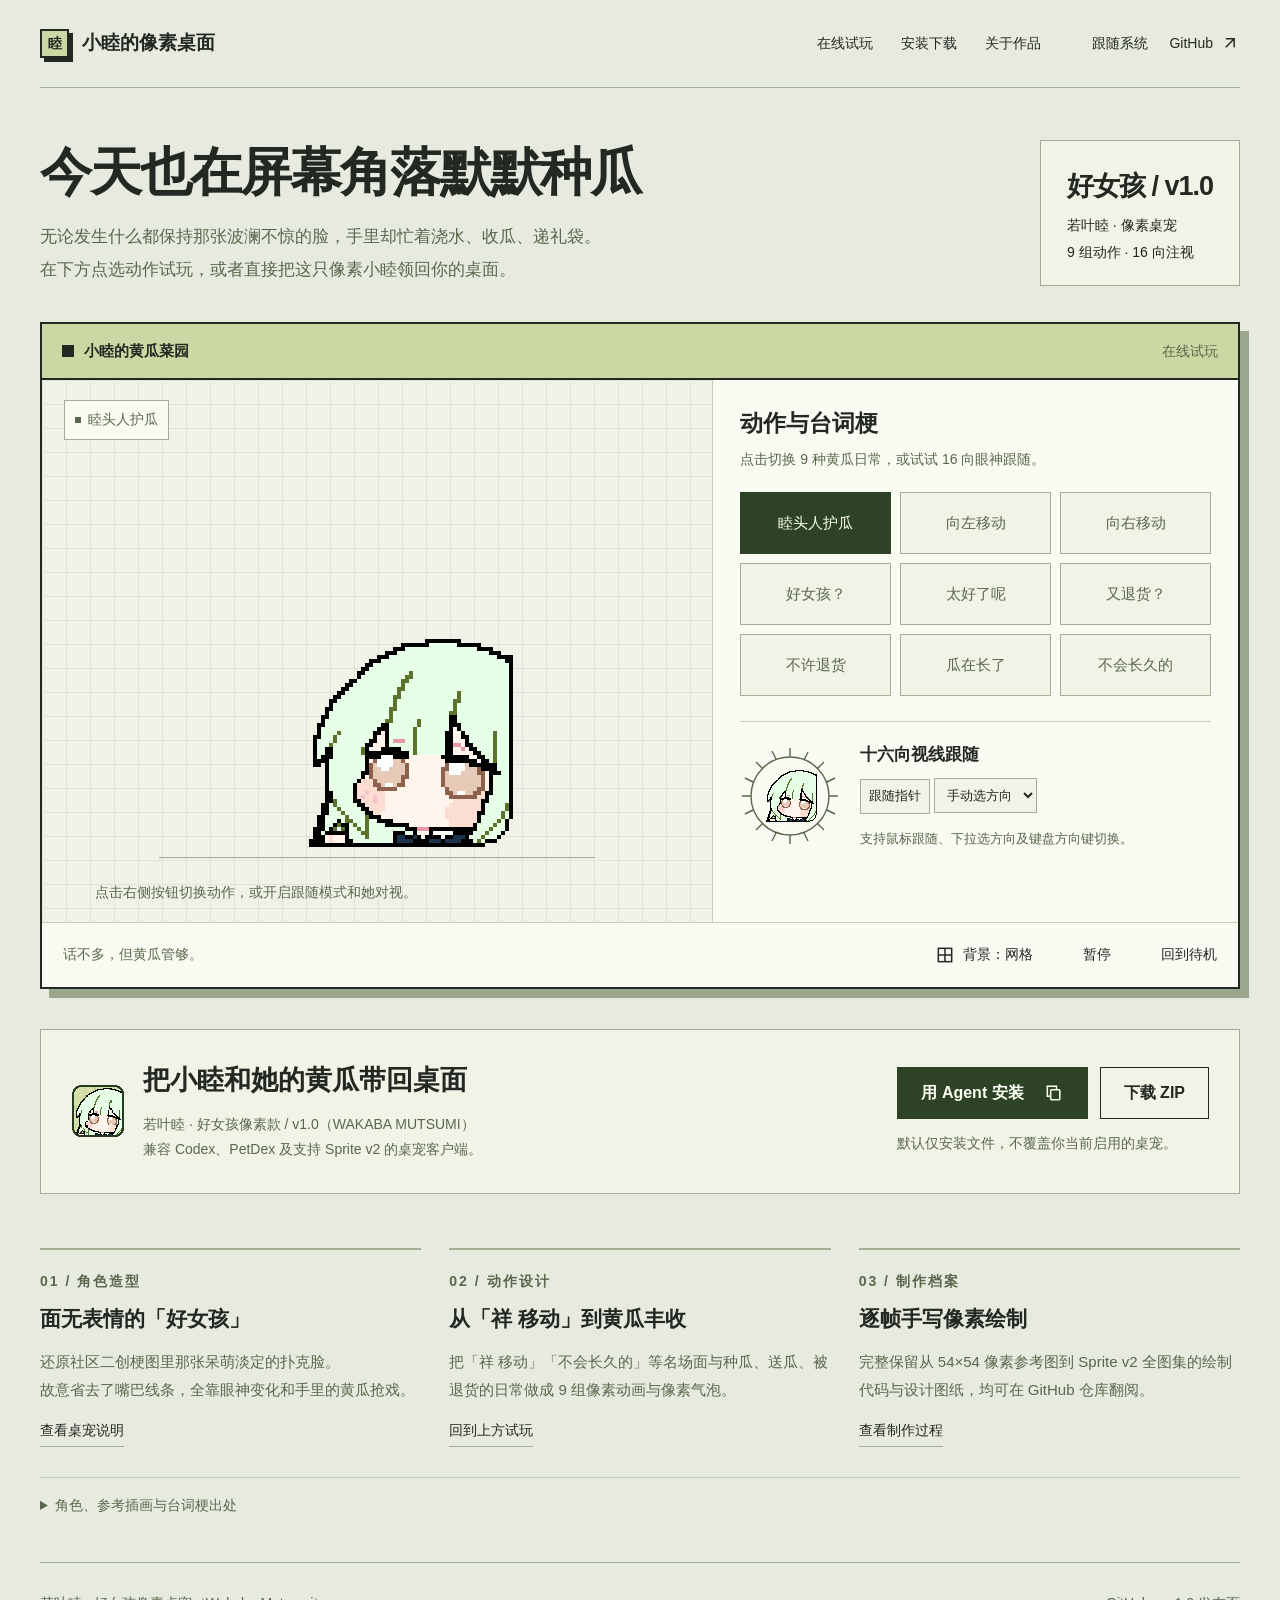
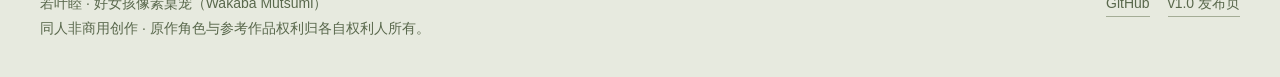
<file: site/index.html>
<!doctype html>
<html lang="zh-CN">
<head>
  <meta charset="utf-8">
  <meta name="viewport" content="width=device-width,initial-scale=1">
  <title>若叶睦 · 好女孩像素桌宠</title>
  <meta name="description" content="BanG Dream! Ave Mujica 若叶睦「好女孩」同人像素桌宠。包含 9 组黄瓜日常动作与 16 方向注视，支持在线试玩与下载。">
  <meta property="og:title" content="若叶睦 · 好女孩像素桌宠">
  <meta property="og:description" content="面无表情的种瓜能手。9 组日常动作、16 向注视，在线试玩与便携包下载。">
  <meta property="og:image" content="https://wakaba-mutsumi-pets.mibxranime.chatgpt.site/assets/cover.png">
  <meta property="og:url" content="https://wakaba-mutsumi-pets.mibxranime.chatgpt.site/">
  <link rel="icon" type="image/x-icon" sizes="16x16 32x32 48x48" href="favicon.ico?v=2">
  <link rel="icon" type="image/png" sizes="32x32" href="assets/icons/mutsumi-32.png?v=2">
  <link rel="apple-touch-icon" type="image/png" sizes="180x180" href="assets/icons/mutsumi-180.png?v=2">
  <link rel="stylesheet" href="styles.css">
  <script src="app.js" defer></script>
</head>
<body>
<svg class="icons" aria-hidden="true" xmlns="http://www.w3.org/2000/svg"><defs>
  <symbol id="i-external" viewBox="0 0 24 24"><path d="M7 17 17 7M7 7h10v10"/></symbol>
  <symbol id="i-copy" viewBox="0 0 24 24"><rect x="8" y="8" width="11" height="12" rx="1"/><path d="M15 8V4H4v12h4"/></symbol>
  <symbol id="i-grid" viewBox="0 0 24 24"><rect x="4" y="4" width="16" height="16"/><path d="M4 12h16M12 4v16"/></svg></symbol>
  <symbol id="i-pause" viewBox="0 0 24 24"><path d="M9 5v14M15 5v14"/></symbol>
  <symbol id="i-play" viewBox="0 0 24 24"><path d="m8 5 11 7-11 7Z"/></symbol>
  <symbol id="i-reset" viewBox="0 0 24 24"><path d="M5 12a7 7 0 1 0 2-5M4 3v5h5"/></symbol>
  <symbol id="i-pointer" viewBox="0 0 24 24"><path d="M5 3v15l4-4 4 7 3-2-4-7 6-1Z"/></symbol>
  <symbol id="i-theme" viewBox="0 0 24 24"><circle cx="12" cy="12" r="8"/><path d="M12 4a8 8 0 0 1 0 16Z" fill="currentColor"/></symbol>
  <symbol id="i-close" viewBox="0 0 24 24"><path d="m6 6 12 12M6 18 18 6"/></symbol>
</defs></svg>
<a class="skip" href="#play">跳到桌宠试玩</a>
<div class="wrap">
  <header class="masthead">
    <a class="brand" href="#"><span class="brandmark">睦</span>小睦的像素桌面</a>
    <nav aria-label="主要导航"><a href="#play">在线试玩</a><a href="#download">安装下载</a><a href="#about">关于作品</a></nav>
    <div class="header-tools"><button class="theme-button" id="theme" aria-label="主题：跟随系统，点击切换浅色"><svg><use href="#i-theme"/></svg><span>跟随系统</span></button><a class="github" href="https://github.com/MIBXR/wakaba-mutsumi-pets">GitHub<svg aria-hidden="true"><use href="#i-external"/></svg></a></div>
  </header>
  <main>
    <section class="hero" aria-labelledby="hero-title"><div><h1 id="hero-title">今天也在屏幕角落默默种瓜</h1><p>无论发生什么都保持那张波澜不惊的脸，手里却忙着浇水、收瓜、递礼袋。<br>在下方点选动作试玩，或者直接把这只像素小睦领回你的桌面。</p></div><div class="version"><strong>好女孩 / v1.0</strong><span>若叶睦 · 像素桌宠<br>9 组动作 · 16 向注视</span></div></section>
    <section class="petwindow" id="play" aria-labelledby="window-title">
      <header class="windowbar"><h2 id="window-title"><i class="square" aria-hidden="true"></i>小睦的黄瓜菜园</h2><span class="quiet">在线试玩</span></header>
      <div class="windowbody">
        <div class="stage" id="stage" data-backdrop="grid">
          <p class="stagebadge" id="action-status" aria-live="polite"><i class="dot" aria-hidden="true"></i><span>正在加载动画</span></p>
          <div class="pet-frame"><img id="poster" src="assets/idle.png" alt="若叶睦像素桌宠"><canvas id="pet" width="192" height="208" role="img" aria-label="小睦待机护瓜" tabindex="0" aria-describedby="stage-hint" hidden></canvas></div>
          <p class="coordinate" id="stage-hint"><svg aria-hidden="true"><use href="#i-pointer"/></svg><span>点击右侧按钮切换动作，或开启跟随模式和她对视。</span></p>
        </div>
        <fieldset class="panel" id="pet-controls" disabled><legend class="sr-only">桌宠动作与注视</legend>
          <h3>动作与台词梗</h3><p class="quiet">点击切换 9 种黄瓜日常，或试试 16 向眼神跟随。</p>
          <div class="actiongrid" role="group" aria-label="九种动作">
            <button data-state="idle" aria-pressed="true">睦头人护瓜</button><button data-state="running-left" aria-pressed="false">向左移动</button><button data-state="running-right" aria-pressed="false">向右移动</button>
            <button data-state="waving" aria-pressed="false">好女孩？</button><button data-state="jumping" aria-pressed="false">太好了呢</button><button data-state="failed" aria-pressed="false">又退货？</button>
            <button data-state="waiting" aria-pressed="false">不许退货</button><button data-state="running" aria-pressed="false">瓜在长了</button><button data-state="review" aria-pressed="false">不会长久的</button>
          </div>
          <div class="gaze"><div class="gaze-wheel" aria-hidden="true"><svg viewBox="0 0 100 100"><circle cx="50" cy="50" r="39"/><path d="M50 2v9m18-5-4 8M84 16l-7 7M95 32l-8 4M98 50h-9M95 68l-8-4M84 84l-7-7M68 95l-4-8M50 98v-9M32 95l4-8M16 84l7-7M5 68l8-4M2 50h9M5 32l8 4M16 16l7 7M32 5l4 8"/></svg><img src="assets/portrait.png" alt=""></div><div class="gaze-controls"><h4>十六向视线跟随</h4><button id="follow" class="small-button" aria-pressed="false">跟随指针</button><label class="sr-only" for="direction">手动选择注视方向</label><select id="direction"><option value="">手动选方向</option><option value="0">正上方</option><option value="1">右上偏上</option><option value="2">右上方</option><option value="3">右上偏右</option><option value="4">正右方</option><option value="5">右下偏右</option><option value="6">右下方</option><option value="7">右下偏下</option><option value="8">正下方</option><option value="9">左下偏下</option><option value="10">左下方</option><option value="11">左下偏左</option><option value="12">正左方</option><option value="13">左上偏左</option><option value="14">左上方</option><option value="15">左上偏上</option></select><p class="quiet">支持鼠标跟随、下拉选方向及键盘方向键切换。</p></div></div>
        </fieldset>
      </div>
      <footer class="windowfoot"><p id="motion-note">话不多，但黄瓜管够。</p><div class="toolbar"><button id="backdrop"><svg aria-hidden="true"><use href="#i-grid"/></svg><span>背景：网格</span></button><button id="pause" aria-pressed="false"><svg aria-hidden="true"><use href="#i-pause"/></svg><span>暂停</span></button><button id="reset" disabled><svg aria-hidden="true"><use href="#i-reset"/></svg>回到待机</button></div></footer>
    </section>
    <section class="download" id="download" aria-labelledby="download-title"><div class="download-title"><img src="assets/icons/mutsumi-180.png" alt="好女孩像素款小睦"><div><h2 id="download-title">把小睦和她的黄瓜带回桌面</h2><p>若叶睦 · 好女孩像素款 / v1.0（WAKABA MUTSUMI）<br>兼容 Codex、PetDex 及支持 Sprite v2 的桌宠客户端。</p></div></div><div><div class="buttons"><button class="btn dark" id="install-open">用 Agent 安装<svg aria-hidden="true"><use href="#i-copy"/></svg></button><a class="btn" id="download-zip" href="https://github.com/MIBXR/wakaba-mutsumi-pets/releases/download/v1.0/wakaba-mutsumi-good-girl-pixel-v1.0.zip">下载 ZIP</a></div><p class="quiet">默认仅安装文件，不覆盖你当前启用的桌宠。</p></div></section>
    <section class="notes" id="about" aria-label="关于作品"><article><span class="number">01 / 角色造型</span><h2>面无表情的「好女孩」</h2><p>还原社区二创梗图里那张呆萌淡定的扑克脸。<br>故意省去了嘴巴线条，全靠眼神变化和手里的黄瓜抢戏。</p><a href="https://github.com/MIBXR/wakaba-mutsumi-pets/blob/main/pets/wakaba-mutsumi-good-girl-pixel/README.md">查看桌宠说明</a></article><article><span class="number">02 / 动作设计</span><h2>从「祥 移动」到黄瓜丰收</h2><p>把「祥 移动」「不会长久的」等名场面与种瓜、送瓜、被退货的日常做成 9 组像素动画与像素气泡。</p><a href="#play">回到上方试玩</a></article><article><span class="number">03 / 制作档案</span><h2>逐帧手写像素绘制</h2><p>完整保留从 54×54 像素参考图到 Sprite v2 全图集的绘制代码与设计图纸，均可在 GitHub 仓库翻阅。</p><a href="https://github.com/MIBXR/wakaba-mutsumi-pets/blob/main/pets/wakaba-mutsumi-good-girl-pixel/creation/README.md">查看制作过程</a></article></section>
    <details class="sources"><summary>角色、参考插画与台词梗出处</summary><div><p>角色出自 <a href="https://anime.bang-dream.com/avemujica/character/mutsumi/">BanG Dream! Ave Mujica 官方角色页</a>（若叶睦 / Wakaba Mutsumi）。本作为同人像素创作，造型参考社区流传的「好女孩」二创梗图与 huolizi 发布的 <a href="https://pd.anqstar.com/drawings/drw_0a1c7d99d3e7cad76f807dff401fc335">54×54 像素画作</a>。</p><p>动作气泡中的「祥 移动」「不会长久的」「太好了呢」源自原作动画台词及衍生梗；「好女孩？」「又退货？」「不许退货」「瓜在长了」则围绕睦种黄瓜、送黄瓜的剧情二创而成。详见仓库内的<a href="https://github.com/MIBXR/wakaba-mutsumi-pets/blob/main/pets/wakaba-mutsumi-good-girl-pixel/creation/references/sources.json">来源记录</a>。</p><p>网页试玩直接加载 v1.0 正式 Sprite v2 图集，实际桌面端的动作切换频率与注视表现取决于所用的桌宠客户端。</p></div></details>
  </main>
  <footer class="footer"><div>若叶睦 · 好女孩像素桌宠（Wakaba Mutsumi）<br>同人非商用创作 · 原作角色与参考作品权利归各自权利人所有。</div><div class="footerlinks"><a href="https://github.com/MIBXR/wakaba-mutsumi-pets">GitHub</a><a href="https://github.com/MIBXR/wakaba-mutsumi-pets/releases/tag/v1.0">v1.0 发布页</a></div></footer>
</div>
<dialog id="install" aria-labelledby="install-title"><div class="dialog-head"><h2 id="install-title">复制指令交给 Agent 安装</h2><button class="icon-button" id="install-close" aria-label="关闭安装指令"><svg aria-hidden="true"><use href="#i-close"/></svg></button></div><div class="install-intro"><canvas id="install-pet" width="192" height="208" role="img" aria-label="小睦递出黄瓜礼袋"></canvas><div><h3>若叶睦 · 好女孩像素款</h3><p>将下方指令发给你的 Agent（如 Codex），<br>它会自动下载校验 v1.0 压缩包并部署到对应的桌宠目录。</p><label class="check"><input type="checkbox" id="activate">安装完成后立即切换为小睦</label></div></div><label for="install-prompt" class="prompt-label">安装指令</label><textarea id="install-prompt" rows="7" readonly spellcheck="false"></textarea><div class="dialog-actions"><p id="copy-status" role="status">默认仅安装文件，保留当前已启用的桌宠。</p><button class="btn dark" id="copy" disabled>复制指令<svg aria-hidden="true"><use href="#i-copy"/></svg></button></div></dialog>
<noscript><p class="noscript">动作试玩需要启用 JavaScript。你仍可通过上方下载链接取得桌宠便携包。</p></noscript>
</body>
</html>
</file>
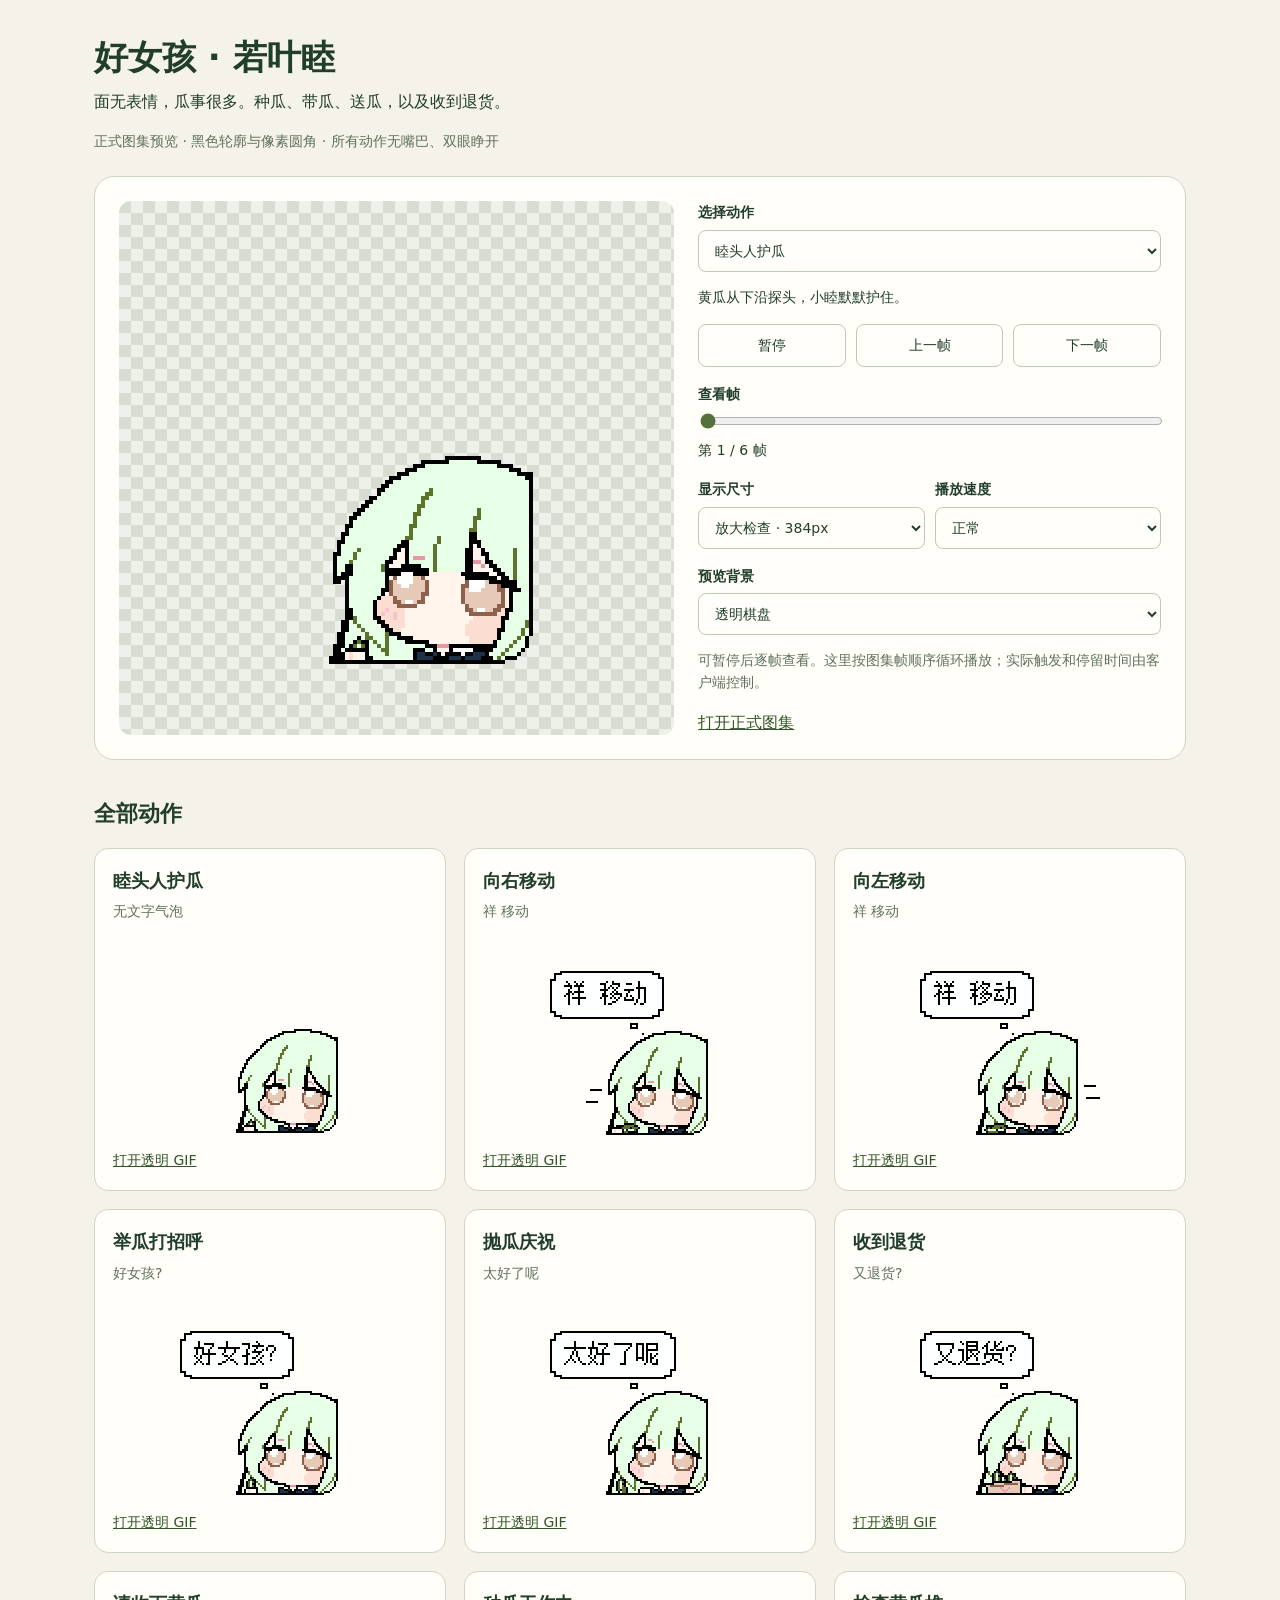
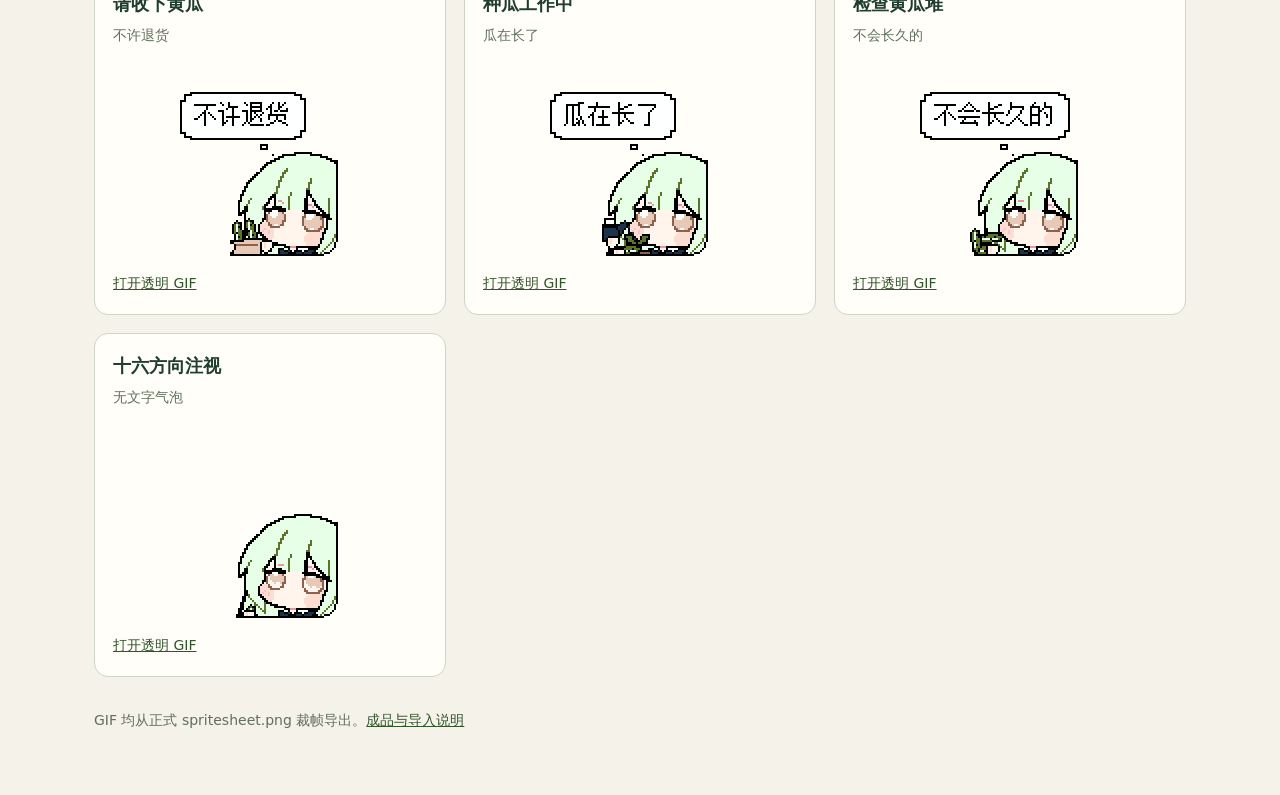
<file: pets/wakaba-mutsumi-good-girl-pixel/package/preview.html>
<!doctype html>
<html lang="zh-CN">
<meta charset="utf-8">
<meta name="viewport" content="width=device-width,initial-scale=1">
<title>好女孩 · 若叶睦 — 动作预览</title>
<style>
:root{font:16px/1.6 system-ui,"Microsoft YaHei",sans-serif;color:#213e2b;background:#f4f2e9;color-scheme:light}
*{box-sizing:border-box}body{margin:0}main{max-width:1140px;margin:auto;padding:36px 24px 64px}
h1{font-size:34px;line-height:1.25;margin:0 0 10px}h2{font-size:22px;margin:0 0 16px}p{margin:0 0 16px}.muted{color:#60705c;font-size:14px}
.player{display:grid;grid-template-columns:minmax(300px,1.2fr) minmax(260px,1fr);gap:24px;padding:24px;background:#fffef8;border:1px solid #cdd6c4;border-radius:20px;margin:24px 0 36px}
.stage{min-height:430px;border-radius:12px;display:grid;place-items:center;background:#e7ebde;overflow:hidden}
.stage.dark{background:#26322b}.stage.checker{background-color:#d8ddd4;background-image:linear-gradient(45deg,#eef1e9 25%,transparent 25%),linear-gradient(-45deg,#eef1e9 25%,transparent 25%),linear-gradient(45deg,transparent 75%,#eef1e9 75%),linear-gradient(-45deg,transparent 75%,#eef1e9 75%);background-size:24px 24px;background-position:0 0,0 12px,12px -12px,-12px 0}
canvas{image-rendering:pixelated;width:384px;height:416px;max-width:100%;object-fit:contain}
label{display:block;font-size:14px;font-weight:650;margin:0 0 6px}select,button{font:inherit;font-size:14px;min-height:42px;border-radius:8px;border:1px solid #bdcbb1;background:#fffef9;color:inherit;padding:9px 12px}select{width:100%}button{cursor:pointer}button:hover{background:#e8eddf}button:focus-visible,select:focus-visible,input:focus-visible{outline:3px solid #849e70;outline-offset:3px}.row{display:flex;gap:10px;flex-wrap:wrap;margin:16px 0}.row>div{flex:1;min-width:110px}.row button{flex:1}input[type=range]{width:100%;accent-color:#54713b}output{font-size:14px}.control-note{font-size:14px;margin-top:14px}
.gallery{display:grid;grid-template-columns:repeat(3,minmax(0,1fr));gap:18px}.card{background:#fffef8;border:1px solid #cdd6c4;border-radius:14px;padding:18px}.card h3{font-size:18px;margin:0}.card p{font-size:14px;color:#60705c;margin:5px 0 0}.card img{display:block;width:192px;height:208px;image-rendering:pixelated;max-width:100%;object-fit:contain;margin:8px auto}.card a{font-size:14px;color:#33552b}footer{margin-top:32px;font-size:14px;color:#60705c}a{color:#33552b}
@media(max-width:760px){main{padding:24px 16px 48px}h1{font-size:28px}.player{grid-template-columns:1fr;padding:16px;gap:18px}.stage{min-height:360px}.gallery{grid-template-columns:repeat(2,minmax(0,1fr))}.card{padding:12px}.card img{width:160px;height:174px}}
@media(max-width:420px){.gallery{grid-template-columns:1fr}.card img{width:192px;height:208px}}
</style>
<main>
<h1>好女孩 · 若叶睦</h1>
<p>面无表情，瓜事很多。种瓜、带瓜、送瓜，以及收到退货。</p>
<p class="muted">正式图集预览 · 黑色轮廓与像素圆角 · 所有动作无嘴巴、双眼睁开</p>
<section class="player" aria-label="逐帧播放器">
<div class="stage checker" id="stage"><canvas id="pet" width="192" height="208" aria-label="当前桌宠动画"></canvas></div>
<div>
<label for="action">选择动作</label><select id="action"></select>
<p id="description" class="control-note"></p>
<div class="row"><button id="play" type="button">暂停</button><button id="previous" type="button">上一帧</button><button id="next" type="button">下一帧</button></div>
<label for="frame">查看帧</label><input id="frame" type="range" min="0" value="0" step="1"><output id="counter" for="frame"></output>
<div class="row"><div><label for="size">显示尺寸</label><select id="size"><option value="384">放大检查 · 384px</option><option value="192">192px</option><option value="128">128px</option></select></div><div><label for="speed">播放速度</label><select id="speed"><option value="1">正常</option><option value="0.5">慢放 · 0.5 倍</option></select></div></div>
<label for="background">预览背景</label><select id="background"><option value="checker">透明棋盘</option><option value="light">米白背景</option><option value="dark">深色背景</option></select>
<p class="control-note muted">可暂停后逐帧查看。这里按图集帧顺序循环播放；实际触发和停留时间由客户端控制。</p>
<a href="spritesheet.png">打开正式图集</a>
</div>
</section>
<h2>全部动作</h2>
<div class="gallery" id="gallery"></div>
<footer>GIF 均从正式 spritesheet.png 裁帧导出。<a href="README.md">成品与导入说明</a></footer>
</main>
<script>
const entries=[{"state": "idle", "title": "睦头人护瓜", "caption": null, "row": 0, "frame_count": 6, "durations_ms": [1680, 660, 660, 840, 840, 1920], "description": "黄瓜从下沿探头，小睦默默护住。"}, {"state": "running-right", "title": "向右移动", "caption": "祥 移动", "row": 1, "frame_count": 8, "durations_ms": [120, 120, 120, 120, 120, 120, 120, 220], "description": "抱瓜向右移动：祥 移动。"}, {"state": "running-left", "title": "向左移动", "caption": "祥 移动", "row": 2, "frame_count": 8, "durations_ms": [120, 120, 120, 120, 120, 120, 120, 220], "description": "抱瓜向左移动：祥 移动。"}, {"state": "waving", "title": "举瓜打招呼", "caption": "好女孩?", "row": 3, "frame_count": 4, "durations_ms": [140, 140, 140, 280], "description": "举起黄瓜，晃一下，再收回。"}, {"state": "jumping", "title": "抛瓜庆祝", "caption": "太好了呢", "row": 4, "frame_count": 5, "durations_ms": [140, 140, 140, 140, 280], "description": "蓄力、起跳、抛瓜、接住、落地。"}, {"state": "failed", "title": "收到退货", "caption": "又退货?", "row": 5, "frame_count": 8, "durations_ms": [140, 140, 140, 140, 140, 140, 140, 240], "description": "礼袋又被退了回来。"}, {"state": "waiting", "title": "请收下黄瓜", "caption": "不许退货", "row": 6, "frame_count": 6, "durations_ms": [150, 150, 150, 150, 150, 260], "description": "把黄瓜礼袋递出去，等你接住。"}, {"state": "running", "title": "种瓜工作中", "caption": "瓜在长了", "row": 7, "frame_count": 6, "durations_ms": [120, 120, 120, 120, 120, 220], "description": "浇水、长叶、结果，再收瓜。"}, {"state": "review", "title": "检查黄瓜堆", "caption": "不会长久的", "row": 8, "frame_count": 6, "durations_ms": [150, 150, 150, 150, 150, 280], "description": "戳动黄瓜堆，接住倒下的瓜放回。"}, {"state": "look-directions", "title": "十六方向注视", "caption": null, "row": 9, "frame_count": 16, "durations_ms": [220, 220, 220, 220, 220, 220, 220, 220, 220, 220, 220, 220, 220, 220, 220, 220], "description": "从上方开始，顺时针查看十六个注视方向。"}];
const canvas=document.querySelector('#pet'),ctx=canvas.getContext('2d'),action=document.querySelector('#action'),slider=document.querySelector('#frame'),counter=document.querySelector('#counter'),play=document.querySelector('#play');
const source=new Image();source.src='spritesheet.png';ctx.imageSmoothingEnabled=false;
let selected=0,index=0,playing=!matchMedia('(prefers-reduced-motion: reduce)').matches,timer=null;
function current(){return entries[selected]}
function paint(){const e=current(),row=e.state==='look-directions'?9+Math.floor(index/8):e.row,col=e.state==='look-directions'?index%8:index;ctx.clearRect(0,0,192,208);ctx.drawImage(source,col*192,row*208,192,208,0,0,192,208);slider.value=index;counter.textContent=`第 ${index+1} / ${e.frame_count} 帧${e.state==='look-directions'?' · '+index*22.5+'°':''}`;}
function schedule(){clearTimeout(timer);if(playing)timer=setTimeout(()=>{index=(index+1)%current().frame_count;paint();schedule()},current().durations_ms[index]/Number(document.querySelector('#speed').value));play.textContent=playing?'暂停':'播放';}
function choose(n){selected=n;index=0;slider.max=current().frame_count-1;document.querySelector('#description').textContent=current().description;paint();schedule();}
function step(delta){playing=false;index=(index+delta+current().frame_count)%current().frame_count;paint();schedule();}
entries.forEach((e,i)=>{action.add(new Option(e.title,i));const card=document.createElement('article');card.className='card';const title=document.createElement('h3');title.textContent=e.title;const image=document.createElement('img');image.src=`previews/${e.state}.gif`;image.alt=e.title+'透明动画';const info=document.createElement('p');info.textContent=e.caption||'无文字气泡';const link=document.createElement('a');link.href=image.src;link.textContent='打开透明 GIF';card.append(title,info,image,link);document.querySelector('#gallery').append(card)});
source.addEventListener('load',()=>choose(0));source.addEventListener('error',()=>{document.querySelector('#description').textContent='未能读取 spritesheet.png，请将预览页与图集保存在同一文件夹。'});
action.addEventListener('change',()=>choose(Number(action.value)));play.addEventListener('click',()=>{playing=!playing;schedule()});document.querySelector('#previous').addEventListener('click',()=>step(-1));document.querySelector('#next').addEventListener('click',()=>step(1));slider.addEventListener('input',()=>{playing=false;index=Number(slider.value);paint();schedule()});document.querySelector('#speed').addEventListener('change',schedule);document.querySelector('#size').addEventListener('change',e=>{canvas.style.width=e.target.value+'px';canvas.style.height=(Number(e.target.value)*208/192)+'px'});document.querySelector('#background').addEventListener('change',e=>document.querySelector('#stage').className='stage '+e.target.value);
</script>
</html>
</file>
<file: site/styles.css>
:root{--page:#e7eadf;--paper:#f9faf2;--surface:#f1f3e7;--ink:#232822;--muted:#59684c;--line:#a4ad96;--line-soft:#c5cfb9;--accent:#cbd8a3;--button:#2e4326;--on-button:#fbfff2;--shadow:#9ba78c;--grid:#dfe5d7;--stage:#f0f2e8;--focus:#52782c}
@media(prefers-color-scheme:dark){:root:not([data-theme="light"]){--page:#1e251e;--paper:#252e25;--surface:#303b2d;--ink:#edf1e4;--muted:#b8c6ac;--line:#718465;--line-soft:#495b41;--accent:#3e5133;--button:#cbdba6;--on-button:#21321a;--shadow:#111a11;--grid:#354432;--stage:#283525;--focus:#d2e4a9}
}
:root[data-theme="dark"]{--page:#1e251e;--paper:#252e25;--surface:#303b2d;--ink:#edf1e4;--muted:#b8c6ac;--line:#718465;--line-soft:#495b41;--accent:#3e5133;--button:#cbdba6;--on-button:#21321a;--shadow:#111a11;--grid:#354432;--stage:#283525;--focus:#d2e4a9}
*{box-sizing:border-box}
html{scroll-behavior:smooth;scroll-padding-top:24px}
body{margin:0;background:var(--page);color:var(--ink);font-family:"Microsoft YaHei UI","Microsoft YaHei",sans-serif;font-size:16px;line-height:1.7}
h1,h2,h3,h4,p{margin:0}
a{color:inherit;text-decoration:none}
button,select,textarea{font:inherit;color:inherit}
button,a,input,select,summary{-webkit-tap-highlight-color:transparent}
button{cursor:pointer}
button:disabled{cursor:wait;opacity:.55}
button:focus-visible,a:focus-visible,select:focus-visible,input:focus-visible,summary:focus-visible,canvas:focus-visible,textarea:focus-visible{outline:3px solid var(--focus);outline-offset:4px}
a:hover{text-decoration:underline;text-underline-offset:5px}
img,canvas{image-rendering:pixelated;object-fit:contain}
svg{width:20px;height:20px;fill:none;stroke:currentColor;stroke-width:1.8;flex:none;display:block}
.icons{display:none}
.sr-only{position:absolute;width:1px;height:1px;overflow:hidden;clip-path:inset(50%);white-space:nowrap}
.skip{position:fixed;top:12px;left:12px;transform:translateY(-150%);background:var(--paper);padding:12px;z-index:10}
.skip:focus{transform:none}
[hidden]{display:none!important}
.wrap{max-width:1280px;margin:auto;padding:0 40px}
.masthead{min-height:88px;display:flex;align-items:center;justify-content:space-between;gap:24px;border-bottom:1px solid var(--line)}
.brand{display:flex;align-items:center;gap:13px;font-size:19px;font-weight:800;white-space:nowrap}
.brandmark{width:29px;height:29px;background:var(--accent);box-shadow:4px 4px 0 var(--ink);border:2px solid var(--ink);display:grid;place-items:center;font-size:14px}
.masthead nav{display:flex;gap:28px;margin-left:auto;font-size:14px}
.header-tools{display:flex;align-items:center;gap:21px}
.theme-button,.github{display:flex;align-items:center;gap:7px;font-size:14px}
.theme-button{border:0;background:none;padding:8px 0}
.hero{padding:52px 0 36px;display:flex;justify-content:space-between;align-items:center;gap:30px}
.hero h1{font-size:52px;line-height:1.25;letter-spacing:-2px}
.hero p{font-size:17px;line-height:1.9;margin-top:16px;color:var(--muted)}
.version{border:1px solid var(--line);padding:20px 26px;max-width:205px;font-size:14px;line-height:1.9;background:var(--surface)}
.version strong{font-size:27px;display:block;letter-spacing:-1px}
.quiet{font-size:14px;color:var(--muted);line-height:1.8}
.petwindow{border:2px solid var(--ink);box-shadow:9px 9px 0 var(--shadow);background:var(--paper)}
.petwindow:target,.download:target{outline:3px solid var(--focus);outline-offset:6px}
.windowbar{padding:14px 20px;display:flex;align-items:center;justify-content:space-between;gap:12px;border-bottom:2px solid var(--ink);background:var(--accent)}
.windowbar h2{display:flex;align-items:center;gap:10px;font-size:15px;font-weight:700}
.square{width:12px;height:12px;background:var(--ink)}
.windowbody{display:grid;grid-template-columns:1.28fr 1fr;min-height:542px}
.stage{background-color:var(--stage);background-image:linear-gradient(var(--grid) 1px,transparent 1px),linear-gradient(90deg,var(--grid) 1px,transparent 1px);background-size:24px 24px;display:flex;align-items:center;justify-content:center;position:relative;border-right:1px solid var(--line-soft);min-width:0}
.stage[data-backdrop="cream"]{background:#f7f4e5;background-image:none;--stage-text:#4d623c;--stage-line:#b0bd9b}
.stage[data-backdrop="dark"]{background:#202820;background-image:none;--stage-text:#d8e6c9;--stage-line:#6e8062}
.pet-frame{position:relative;width:384px;height:416px;z-index:1;flex:none}
.pet-frame img,.pet-frame canvas{width:100%;height:100%;display:block}
.stagebadge{position:absolute;left:22px;top:20px;display:flex;align-items:center;gap:7px;background:var(--paper);border:1px solid var(--line);padding:7px 10px;color:var(--muted);font-size:14px;z-index:2;max-width:calc(100% - 44px)}
.dot{width:6px;height:6px;background:currentColor;flex:none}
.coordinate{position:absolute;left:23px;right:18px;bottom:17px;display:flex;gap:10px;align-items:center;font-size:14px;color:var(--stage-text,var(--muted));z-index:2}
.stage:after{content:"";position:absolute;bottom:64px;width:65%;height:1px;background:var(--stage-line,var(--line))}
.panel{padding:27px 27px 20px;display:flex;flex-direction:column;border:0;margin:0;min-width:0}
.panel h3{font-size:23px;line-height:1.4;margin-bottom:8px}
.actiongrid{display:grid;grid-template-columns:repeat(3,minmax(0,1fr));gap:9px;margin:20px 0 25px}
.actiongrid button{min-height:62px;font-size:15px;border:1px solid var(--line);background:var(--surface);padding:10px 4px;color:var(--muted);line-height:1.5}
.actiongrid button:hover:not(:disabled),.small-button:hover:not(:disabled){border-color:var(--ink);color:var(--ink)}
.actiongrid button[aria-pressed="true"],.small-button[aria-pressed="true"]{background:var(--button);color:var(--on-button);border-color:var(--button)}
.gaze{display:flex;gap:20px;align-items:center;border-top:1px solid var(--line-soft);padding-top:19px}
.gaze h4{font-size:17px;margin-bottom:8px}
.gaze-wheel{width:100px;height:100px;position:relative;flex:none}
.gaze-wheel svg{width:100px;height:100px;stroke-width:1.4;stroke:var(--muted)}
.gaze-wheel img{position:absolute;width:54px;height:54px;top:23px;left:23px}
.gaze-controls{flex:1;min-width:0}
.gaze-controls .quiet{font-size:13px;margin-top:9px}
.small-button,select{border:1px solid var(--line);background:var(--surface);font-size:13px;min-height:35px;max-width:100%;padding:5px 8px}
.small-button{margin:0 4px 4px 0}
.windowfoot{display:flex;justify-content:space-between;align-items:center;gap:25px;padding:15px 21px;border-top:1px solid var(--line-soft);font-size:14px}
.windowfoot p{color:var(--muted)}
.toolbar{display:flex;gap:22px;flex-wrap:wrap}
.toolbar button{display:flex;align-items:center;gap:8px;font-size:14px;border:0;background:none;padding:5px 0}
.toolbar button:hover{color:var(--muted)}
.btn{min-height:52px;display:inline-flex;align-items:center;justify-content:center;gap:20px;padding:0 23px;font-size:16px;font-weight:700;border:1px solid var(--ink);border-radius:0;background:transparent;text-decoration:none}
.btn:hover{text-decoration:none;background:var(--accent)}
.btn.dark{background:var(--button);color:var(--on-button);border-color:var(--button)}
.btn.dark:hover{filter:brightness(1.15)}
.buttons{display:flex;flex-wrap:wrap;gap:12px}
.download{display:grid;grid-template-columns:1fr auto;gap:30px;align-items:center;background:var(--surface);border:1px solid var(--line);margin:40px 0 54px;padding:30px}
.download-title{display:flex;align-items:center;gap:18px}
.download-title>img{width:54px;height:54px;flex:none}
.download h2{font-size:27px;margin-bottom:12px;line-height:1.5}
.download p{font-size:14px;color:var(--muted);line-height:1.8}
.download .quiet{margin-top:12px}
.notes{display:grid;grid-template-columns:1fr 1fr 1fr;gap:28px;padding-bottom:30px}
.notes article{border-top:2px solid var(--line);padding-top:20px}
.number{font-size:14px;letter-spacing:2px;font-weight:700;display:block;margin-bottom:10px;color:var(--muted)}
.notes h2{font-size:21px;line-height:1.5;margin-bottom:13px}
.notes p{font-size:15px;line-height:1.9;color:var(--muted)}
.notes a{font-size:14px;display:inline-block;margin-top:14px;border-bottom:1px solid var(--line);padding-bottom:3px}
.sources{border-top:1px solid var(--line-soft);font-size:14px;color:var(--muted);margin-bottom:28px}
.sources summary{cursor:pointer;padding:16px 0}
.sources p{margin:0 0 14px;max-width:960px;line-height:1.9}
.sources a,.footer a{border-bottom:1px solid var(--line)}
.footer{display:flex;justify-content:space-between;gap:24px;padding:28px 0 36px;border-top:1px solid var(--line);font-size:14px;line-height:1.8;color:var(--muted)}
.footerlinks{display:flex;gap:18px;align-items:start;flex:none}
dialog{background:var(--paper);color:var(--ink);border:2px solid var(--ink);box-shadow:8px 8px 0 var(--shadow);padding:26px 30px;width:min(760px,calc(100% - 32px));max-height:calc(100dvh - 40px)}
dialog::backdrop{background:#14201099;backdrop-filter:blur(3px)}
.dialog-head{display:flex;align-items:center;justify-content:space-between;gap:20px}
.dialog-head h2{font-size:26px}
.icon-button{border:1px solid var(--line);background:var(--surface);padding:8px;flex:none}
.install-intro{display:flex;gap:25px;align-items:center;margin:10px 0 18px}
.install-intro canvas{width:192px;height:208px;flex:none}
.install-intro h3{font-size:19px;margin-bottom:6px}
.install-intro p{font-size:14px;line-height:1.9;color:var(--muted)}
.check{font-size:14px;display:flex;align-items:center;gap:7px;margin-top:12px}
.check input{width:17px;height:17px;accent-color:var(--button)}
.prompt-label{font-size:14px;display:block;margin-bottom:8px}
textarea{width:100%;resize:vertical;min-height:160px;max-height:350px;border:1px solid var(--line);background:var(--surface);font-size:14px;line-height:1.8;padding:12px}
.dialog-actions{display:flex;gap:20px;align-items:center;justify-content:space-between;margin-top:16px}
.dialog-actions p{font-size:14px;color:var(--muted);flex:1}
.dialog-actions .btn{flex:none}
.noscript{padding:20px;text-align:center;background:var(--paper)}
@media(max-width:1050px){.wrap{padding:0 24px}
.masthead{gap:20px}
.masthead nav{gap:18px}
.theme-button span{display:none}
.header-tools{gap:17px}
.panel{padding:22px 17px}
.pet-frame{width:288px;height:312px}
.windowbody{grid-template-columns:1fr 1fr}
.gaze{gap:10px}
.gaze-wheel{width:84px;height:100px}
.gaze-wheel svg{width:84px}
.gaze-wheel img{left:15px}
.download{grid-template-columns:1fr}
.notes{gap:20px}
.stage .coordinate{font-size:13px}
.windowfoot{gap:15px}
.toolbar{gap:16px}
}
@media(max-width:650px){.wrap{padding:0 20px}
.masthead{padding:20px 0 14px;flex-wrap:wrap;gap:17px 10px}
.brand{font-size:16px;gap:10px}
.brandmark{width:23px;height:23px}
.masthead nav{order:3;flex-basis:100%;justify-content:space-between;margin:0;font-size:13px;gap:20px}
.header-tools{margin-left:auto;gap:12px}
.github{font-size:14px;gap:3px}
.github svg{width:17px}
.theme-button{padding:2px}
.hero{display:block;padding:32px 0 26px}
.hero h1{font-size:40px}
.hero p{font-size:15px;margin-top:16px}
.version{max-width:none;margin-top:22px;padding:12px 15px;display:flex;justify-content:space-between;gap:13px;align-items:center;font-size:13px}
.version strong{font-size:21px;line-height:1.2}
.windowbar{padding:12px;gap:10px}
.windowbar h2,.windowbar .quiet{font-size:13px}
.windowbody{grid-template-columns:1fr}
.stage{min-height:385px;border-right:0;border-bottom:1px solid var(--line-soft)}
.pet-frame{width:288px;height:312px;margin-top:-36px}
.stagebadge{font-size:13px;padding:6px 9px;top:15px;left:15px;max-width:calc(100% - 30px)}
.coordinate{font-size:13px;bottom:12px;left:15px;right:12px;gap:7px;line-height:1.6}
.coordinate svg{width:17px}
.stage:after{bottom:51px}
.panel{padding:23px 18px}
.panel h3{font-size:21px}
.panel .quiet{font-size:13px}
.actiongrid{gap:7px;margin:17px 0 23px}
.actiongrid button{font-size:13px;min-height:53px}
.gaze{gap:18px}
.gaze-wheel{width:84px}
.small-button,select{font-size:13px}
.windowfoot{display:block;padding:14px 15px}
.windowfoot p{font-size:13px;margin-bottom:10px}
.toolbar{justify-content:space-between;gap:8px}
.toolbar button{font-size:13px;gap:5px;min-height:36px}
.toolbar svg{width:17px;height:17px}
.petwindow{box-shadow:5px 5px 0 var(--shadow)}
.download{margin:29px 0 36px;padding:23px 20px;gap:22px}
.download h2{font-size:25px}
.download-title{gap:12px;align-items:start}
.download-title>img{width:54px;height:54px;margin-top:4px}
.download p{font-size:13px}
.download .buttons{gap:8px}
.btn{font-size:14px;padding:0 16px;gap:13px;min-height:48px}
.download .quiet{font-size:13px}
.notes{grid-template-columns:1fr;gap:28px;padding-bottom:29px}
.number{font-size:13px}
.notes h2{font-size:21px}
.notes p{font-size:14px}
.sources{font-size:13px}
.footer{display:block;font-size:13px;padding:24px 0}
.footerlinks{margin-top:20px;gap:18px}
dialog{padding:20px;width:calc(100% - 24px);max-height:calc(100dvh - 28px)}
.dialog-head h2{font-size:21px}
.install-intro{gap:12px}
.install-intro canvas{width:96px;height:104px}
.install-intro h3{font-size:16px}
.install-intro p,.check{font-size:13px}
.dialog-actions{display:block}
.dialog-actions .btn{margin-top:14px;width:100%}
}
@media(max-width:360px){.wrap{padding:0 16px}
.brand{font-size:15px}
.header-tools{gap:6px}
.hero h1{font-size:37px}
.version{padding:12px 10px}
.version strong{font-size:19px}
.panel{padding:21px 13px}
.gaze{gap:10px}
.download{padding:22px 16px}
.download h2{font-size:23px}
.download-title{gap:8px}
.download-title>img{width:54px;height:54px}
.btn{padding:0 12px;gap:10px}
.install-intro canvas{width:96px;height:104px}
}
@media(prefers-reduced-motion:reduce){html{scroll-behavior:auto}
}
</file>
